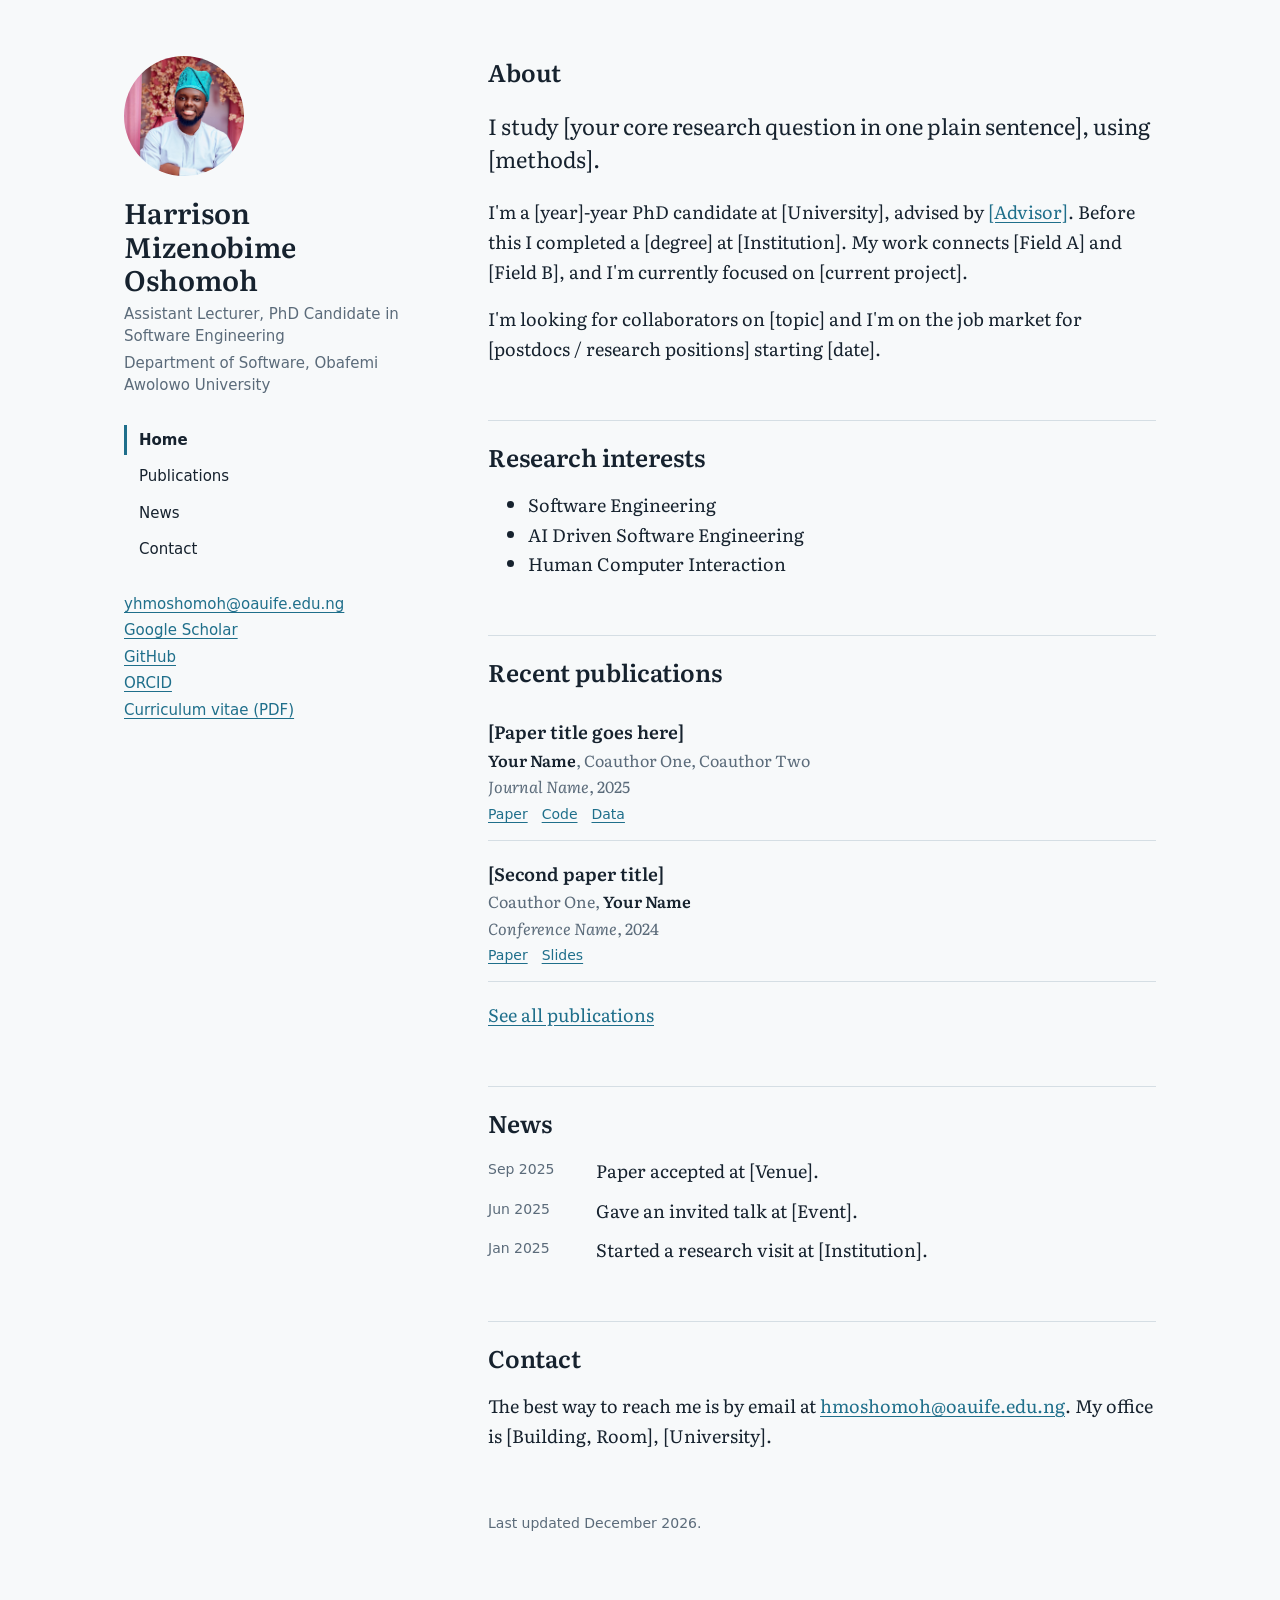
<file: index.html>
<!DOCTYPE html>
<html lang="en">
<head>
<meta charset="utf-8">
<meta name="viewport" content="width=device-width, initial-scale=1">
<title>Harrison Oshomoh, PhD Candidate in Software Engineering</title>
<meta name="description" content="Academic homepage of Your Name: research on [your topic].">
<link rel="preconnect" href="https://fonts.googleapis.com">
<link rel="preconnect" href="https://fonts.gstatic.com" crossorigin>
<link href="https://fonts.googleapis.com/css2?family=Literata:opsz,wght@7..72,400;7..72,600&display=swap" rel="stylesheet">
<link rel="stylesheet" href="style.css">
</head>
<body>
<div class="layout">
<aside>
 <!-- <div class="avatar" aria-hidden="true">YN</div>-->
  <div class="avatar"><img src="photo.jpg" alt="Your Name"></div>
  <!-- To use a photo instead: <div class="avatar"><img src="photo.jpg" alt="Your Name"></div> -->
  <h1>Harrison Mizenobime Oshomoh</h1>
  <p>Assistant Lecturer, PhD Candidate in Software Engineering</p>
  <p>Department of Software, Obafemi Awolowo University</p>
  <nav aria-label="Main">
    <a href="index.html" aria-current="page">Home</a>
    <a href="publications.html">Publications</a>
    <a href="#news">News</a>
    <a href="#contact">Contact</a>
  </nav>
  <ul class="links">
    <li><a href="mailto:you@university.edu">yhmoshomoh@oauife.edu.ng</a></li>
    <li><a href="https://scholar.google.com/citations?user=YOUR_ID">Google Scholar</a></li>
    <li><a href="https://github.com/hmoshomoh">GitHub</a></li>
    <li><a href="https://orcid.org/0009-0005-7786-5832">ORCID</a></li>
    <li><a href="cv.pdf">Curriculum vitae (PDF)</a></li>
  </ul>
</aside>

<main>
  <h2 id="about">About</h2>
  <p class="lede">I study [your core research question in one plain sentence], using [methods].</p>
  <p>I'm a [year]-year PhD candidate at [University], advised by <a href="#">[Advisor]</a>. Before this I completed a [degree] at [Institution]. My work connects [Field A] and [Field B], and I'm currently focused on [current project].</p>
  <p>I'm looking for collaborators on [topic] and I'm on the job market for [postdocs / research positions] starting [date].</p>

  <h2 id="interests">Research interests</h2>
  <ul>
    <li>Software Engineering</li>
    <li>AI Driven Software Engineering</li>
    <li>Human Computer Interaction</li>
  </ul>

  <h2 id="recent">Recent publications</h2>
  <ul class="pubs">
    <li>
      <div class="t">[Paper title goes here]</div>
      <div class="a"><span class="me">Your Name</span>, Coauthor One, Coauthor Two</div>
      <div class="v"><em>Journal Name</em>, 2025</div>
      <div class="l"><a href="#">Paper</a><a href="#">Code</a><a href="#">Data</a></div>
    </li>
    <li>
      <div class="t">[Second paper title]</div>
      <div class="a">Coauthor One, <span class="me">Your Name</span></div>
      <div class="v"><em>Conference Name</em>, 2024</div>
      <div class="l"><a href="#">Paper</a><a href="#">Slides</a></div>
    </li>
  </ul>
  <p><a href="publications.html">See all publications</a></p>

  <h2 id="news">News</h2>
  <ul class="news">
    <li><time datetime="2025-09">Sep 2025</time><span>Paper accepted at [Venue].</span></li>
    <li><time datetime="2025-06">Jun 2025</time><span>Gave an invited talk at [Event].</span></li>
    <li><time datetime="2025-01">Jan 2025</time><span>Started a research visit at [Institution].</span></li>
  </ul>

  <h2 id="contact">Contact</h2>
  <p>The best way to reach me is by email at <a href="mailto:you@university.edu">hmoshomoh@oauife.edu.ng</a>. My office is [Building, Room], [University].</p>

  <footer>Last updated <span id="u"></span>. <script>document.getElementById('u').textContent=new Date(document.lastModified).toLocaleDateString('en',{month:'long',year:'numeric'})</script></footer>
</main>
</div>
</body>
</html>
</file>
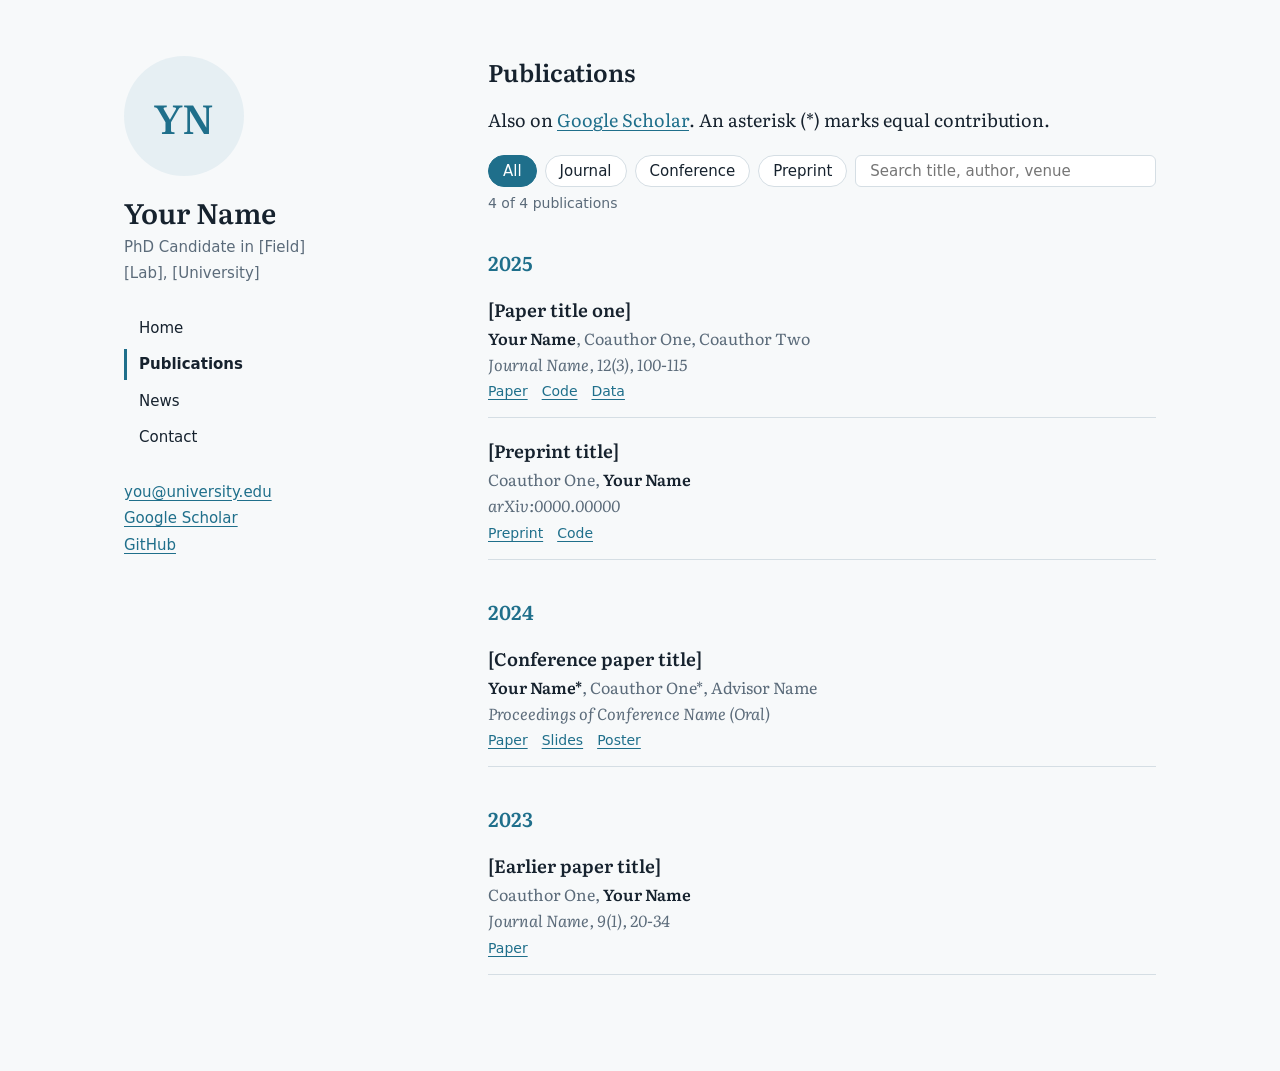
<file: publications.html>
<!DOCTYPE html>
<html lang="en">
<head>
<meta charset="utf-8">
<meta name="viewport" content="width=device-width, initial-scale=1">
<title>Publications | Your Name</title>
<meta name="description" content="Publications by Your Name.">
<link rel="preconnect" href="https://fonts.googleapis.com">
<link rel="preconnect" href="https://fonts.gstatic.com" crossorigin>
<link href="https://fonts.googleapis.com/css2?family=Literata:opsz,wght@7..72,400;7..72,600&display=swap" rel="stylesheet">
<link rel="stylesheet" href="style.css">
</head>
<body>
<div class="layout">
<aside>
  <div class="avatar" aria-hidden="true">YN</div>
  <h1>Your Name</h1>
  <p>PhD Candidate in [Field]</p>
  <p>[Lab], [University]</p>
  <nav aria-label="Main">
    <a href="index.html">Home</a>
    <a href="publications.html" aria-current="page">Publications</a>
    <a href="index.html#news">News</a>
    <a href="index.html#contact">Contact</a>
  </nav>
  <ul class="links">
    <li><a href="mailto:you@university.edu">you@university.edu</a></li>
    <li><a href="https://scholar.google.com/citations?user=YOUR_ID">Google Scholar</a></li>
    <li><a href="https://github.com/your-username">GitHub</a></li>
  </ul>
</aside>

<main>
  <h2>Publications</h2>
  <p>Also on <a href="https://scholar.google.com/citations?user=YOUR_ID">Google Scholar</a>. An asterisk (*) marks equal contribution.</p>

  <div class="tools" role="group" aria-label="Filter publications">
    <button type="button" data-type="all" aria-pressed="true">All</button>
    <button type="button" data-type="journal" aria-pressed="false">Journal</button>
    <button type="button" data-type="conference" aria-pressed="false">Conference</button>
    <button type="button" data-type="preprint" aria-pressed="false">Preprint</button>
    <input type="search" id="q" placeholder="Search title, author, venue" aria-label="Search publications">
  </div>
  <div id="count" aria-live="polite"></div>

  <div id="list"></div>
</main>
</div>

<script>
// Edit this list. Newest first. Use "type": "journal" | "conference" | "preprint".
// Links: any of paper, code, data, slides, poster, preprint. Leave out what you don't have.
const PUBS = [
  {year:2025,type:"journal",title:"[Paper title one]",authors:["Your Name","Coauthor One","Coauthor Two"],venue:"Journal Name, 12(3), 100-115",links:{paper:"#",code:"#",data:"#"}},
  {year:2025,type:"preprint",title:"[Preprint title]",authors:["Coauthor One","Your Name"],venue:"arXiv:0000.00000",links:{preprint:"#",code:"#"}},
  {year:2024,type:"conference",title:"[Conference paper title]",authors:["Your Name*","Coauthor One*","Advisor Name"],venue:"Proceedings of Conference Name (Oral)",links:{paper:"#",slides:"#",poster:"#"}},
  {year:2023,type:"journal",title:"[Earlier paper title]",authors:["Coauthor One","Your Name"],venue:"Journal Name, 9(1), 20-34",links:{paper:"#"}}
];
const ME = "Your Name"; // bold your own name (must match the spelling above)
const LABELS = {paper:"Paper",preprint:"Preprint",code:"Code",data:"Data",slides:"Slides",poster:"Poster"};
const list = document.getElementById('list'), count = document.getElementById('count');
const q = document.getElementById('q'), btns = [...document.querySelectorAll('[data-type]')];
let type = 'all';

function esc(s){return s.replace(/[&<>"]/g,c=>({'&':'&amp;','<':'&lt;','>':'&gt;','"':'&quot;'}[c]))}

function render(){
  const term = q.value.trim().toLowerCase();
  const shown = PUBS.filter(p =>
    (type==='all' || p.type===type) &&
    (!term || (p.title+' '+p.authors.join(' ')+' '+p.venue).toLowerCase().includes(term)));
  let html = '', y = null;
  for (const p of shown){
    if (p.year !== y){ if (y!==null) html += '</ul>'; y = p.year; html += `<h3 class="year">${y}</h3><ul class="pubs">`; }
    const authors = p.authors.map(a => a.replace(/\*$/,'')===ME ? `<span class="me">${esc(a)}</span>` : esc(a)).join(', ');
    const links = Object.entries(p.links||{}).map(([k,u]) => `<a href="${esc(u)}">${LABELS[k]||k}</a>`).join('');
    html += `<li><div class="t">${esc(p.title)}</div><div class="a">${authors}</div><div class="v"><em>${esc(p.venue)}</em></div><div class="l">${links}</div></li>`;
  }
  if (y!==null) html += '</ul>';
  list.innerHTML = html || '<p>No publications match. Clear the search or choose All.</p>';
  count.textContent = `${shown.length} of ${PUBS.length} publications`;
}

btns.forEach(b => b.addEventListener('click', () => {
  type = b.dataset.type;
  btns.forEach(x => x.setAttribute('aria-pressed', x===b));
  render();
}));
q.addEventListener('input', render);
render();
</script>
</body>
</html>
</file>
<file: style.css>
:root{--paper:#F7F9FA;--ink:#16222E;--muted:#5B6B7A;--accent:#1F6F8B;--rule:#D5DEE4;--tint:#E6EFF3}
*{box-sizing:border-box}
html{scroll-behavior:smooth}
body{margin:0;background:var(--paper);color:var(--ink);font:18px/1.65 "Literata",Georgia,serif}
a{color:var(--accent);text-underline-offset:3px}
a:focus-visible,button:focus-visible,input:focus-visible{outline:3px solid var(--accent);outline-offset:2px}
.layout{display:grid;grid-template-columns:300px minmax(0,1fr);max-width:1080px;margin:0 auto;gap:64px;padding:0 24px}
aside{position:sticky;top:0;align-self:start;padding:56px 0;font:15px/1.5 system-ui,-apple-system,"Segoe UI",sans-serif}
.avatar{width:120px;height:120px;border-radius:50%;background:var(--tint);color:var(--accent);display:grid;place-items:center;font:600 40px "Literata",serif;margin-bottom:20px;overflow:hidden}
.avatar img{width:100%;height:100%;object-fit:cover}
aside h1{font:600 28px/1.2 "Literata",serif;margin:0 0 6px}
aside p{margin:0 0 4px;color:var(--muted)}
aside nav{margin:28px 0;display:flex;flex-direction:column;gap:6px}
aside nav a{color:var(--ink);text-decoration:none;padding:4px 0 4px 12px;border-left:3px solid transparent}
aside nav a[aria-current="page"]{border-color:var(--accent);font-weight:600}
aside nav a:hover{border-color:var(--rule)}
.links{list-style:none;padding:0;margin:0;display:grid;gap:4px}
main{padding:56px 0 96px;max-width:680px}
h2{font:600 24px/1.3 "Literata",serif;margin:56px 0 12px;padding-top:20px;border-top:1px solid var(--rule)}
h2:first-child{margin-top:0;border:0;padding:0}
.lede{font-size:22px;line-height:1.5}
.news{list-style:none;padding:0}
.news li{display:grid;grid-template-columns:96px 1fr;gap:12px;margin-bottom:10px}
.news time{color:var(--muted);font:14px/1.9 system-ui,sans-serif}
.pubs{list-style:none;padding:0;margin:0}
.pubs li{padding:18px 0;border-bottom:1px solid var(--rule)}
.pubs .t{font-weight:600}
.pubs .a,.pubs .v{color:var(--muted);font-size:16px}
.pubs .me{color:var(--ink);font-weight:600}
.pubs .l{font:14px system-ui,sans-serif;display:flex;gap:14px;margin-top:6px}
.year{font:600 20px "Literata",serif;margin:36px 0 0;color:var(--accent)}
.tools{display:flex;flex-wrap:wrap;gap:8px;margin:20px 0 8px;font:15px system-ui,sans-serif}
.tools button,.tools input{font:inherit;padding:6px 14px;border:1px solid var(--rule);border-radius:999px;background:#fff;color:var(--ink)}
.tools button{cursor:pointer}
.tools button[aria-pressed="true"]{background:var(--accent);border-color:var(--accent);color:#fff}
.tools input{flex:1;min-width:180px;border-radius:6px}
#count{color:var(--muted);font:14px system-ui,sans-serif}
footer{color:var(--muted);font:14px system-ui,sans-serif;margin-top:64px}
@media(max-width:820px){.layout{grid-template-columns:1fr;gap:0}aside{position:static;padding:32px 0 0}aside nav{flex-direction:row;flex-wrap:wrap;gap:16px;margin:20px 0}aside nav a{border-left:0;border-bottom:3px solid transparent;padding:2px 0}main{padding-top:32px}.news li{grid-template-columns:1fr;gap:0}}
@media(prefers-reduced-motion:reduce){html{scroll-behavior:auto}}
</file>
